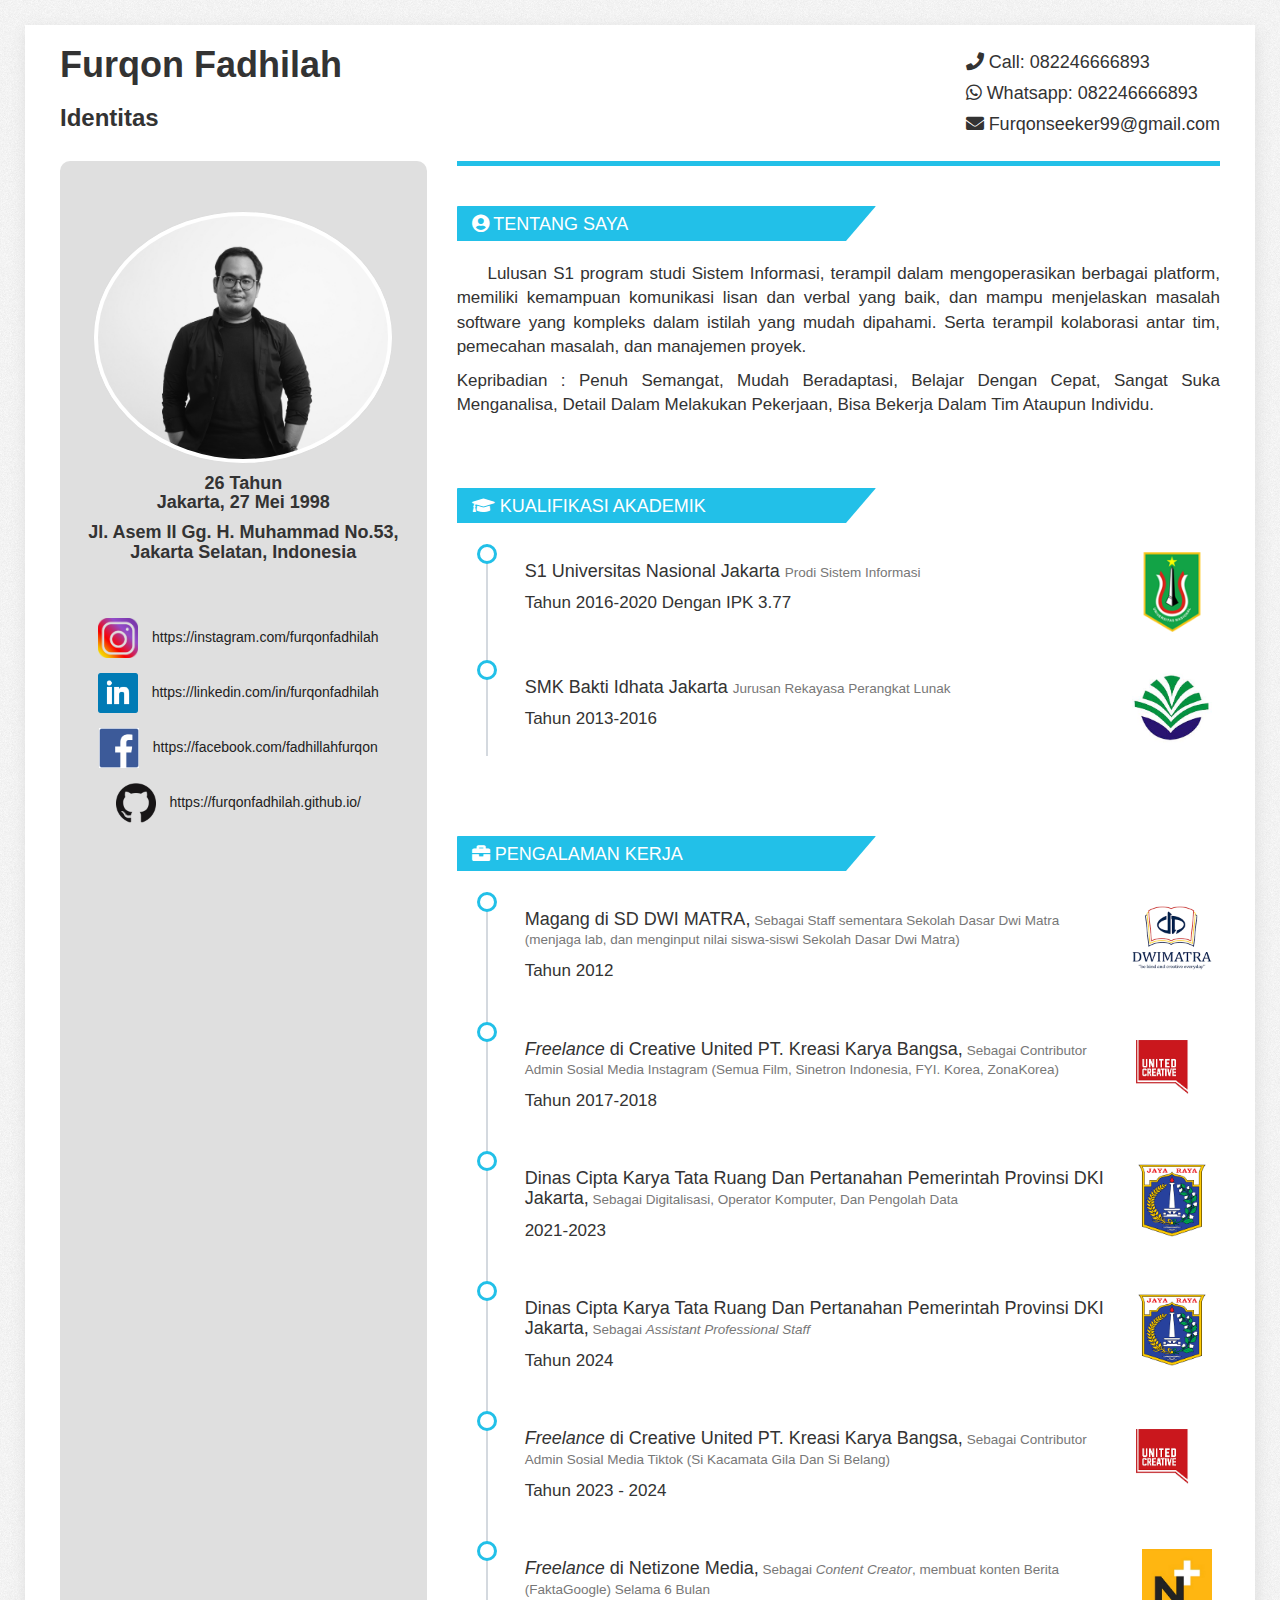
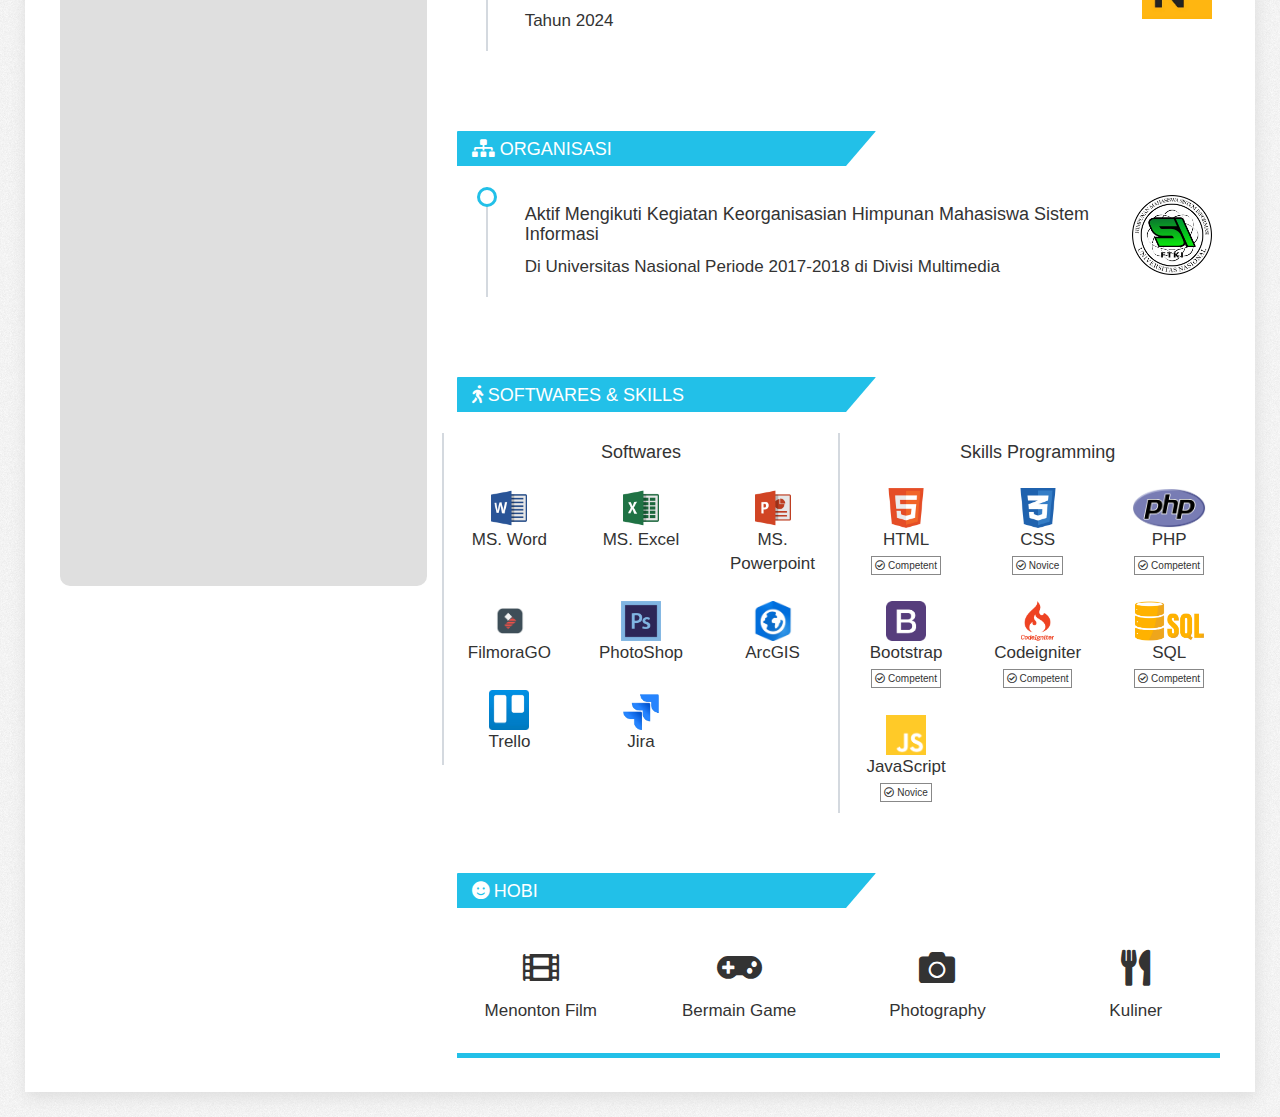
<file: web/resume/index.html>
<!DOCTYPE html>
<html>

<head>
    <meta charset="utf-8" />
    <meta http-equiv="X-UA-Compatible" content="IE=edge">
    <meta name="viewport" content="width=device-width, initial-scale=1">
    <meta name="description" content="Curriculum Vitae">
    <meta name="author" content="Furqon">

    <title>Furqon Fadhilah - Curriculum Vitae</title>

    <!-- Favicon -->
    <link href="img/brewok.png" rel="shortcut icon">
    <!-- Bootstarp CSS -->
    <link href="assets/bootstrap/css/bootstrap.css" rel="stylesheet">
    <!-- Font Awesome -->
    <link rel="stylesheet" href="https://cdnjs.cloudflare.com/ajax/libs/font-awesome/5.10.2/css/all.css">
    <!-- Custom CSS -->
    <link href="assets/css/style.css" rel="stylesheet">
</head>

<body>
    <div class="container-fluid padding-content">
        <div class="col-md-12 bg-color padding-box">
                <div class="box-top">
            <div class="row">
                    <div class="col-lg-6">
                        <h1><strong>Furqon Fadhilah</strong> <br></h1>
                         <h3><strong>Identitas</strong></h3>
                    </div>
                    <div class="col-lg-6">
                        <div class="contact pull-right">
                            <h4><span class="fa fa-phone"></span> Call: 082246666893</h4>
                             <h4><span class="fab fa-whatsapp"></span> Whatsapp: 082246666893</h4>
                            <h4><span class="fa fa-envelope"></span> Furqonseeker99@gmail.com</h4>
                        </div>
                    </div>
                </div>
            </div>
            <div class="row">
                <!-- Left Bar -->
                <div class="col-md-4">
                        <div class="left-bar">                            

                            <!-- Key Expertise -->
                           


                            <!-- Photo -->                            
                            <div class="box text-center">
                                    <img src="img/FADIL.jpg" alt="Profile" class="img-circle img-thumbnail" width="250" style="width:300px;">
                                    <h4>
                                        <strong>
                                        26 Tahun<br>
                                        Jakarta, 27 Mei 1998<br>
                                        </strong>
                                    </h4>
                                    <h4>
                                        <strong>
                                                Jl. Asem II Gg. H. Muhammad No.53, <br>Jakarta Selatan, Indonesia
                                        </strong>
                                    </h4>

                            </div>
                            
                            <!-- Link -->
                            <div class="box text-center">
                            <div class="text-center">
                                <img class="icon float-right" src="img/sosmed/ig.png">
                        	    <a href="http://instagram.com/furqonfadhilah" target="_blank" class="link-sosmed">https://instagram.com/furqonfadhilah</a>
                            </div>

                            <div class="text-center">
                            	<img class="icon float-right" src="img/sosmed/linkedin.png">
                            	<a href="http://linkedin.com/in/furqonfadhilah" target="_blank" class="link-sosmed">https://linkedin.com/in/furqonfadhilah</a>
                            </div>

                            <div class="text-center">
                                <img class="icon float-right" src="img/sosmed/facebook.png">
                                <a href="http://facebook.com/fadhillahfurqon" target="_blank" class="link-sosmed">https://facebook.com/fadhillahfurqon</a>
                            </div>
                             <div class="text-center">
                                    <img class="icon float-right" src="img/sosmed/github.png">
                                    <a href="https://furqonfadhilah.github.io/" target="_blank" class="link-sosmed">  https://furqonfadhilah.github.io/</a>
                              </div>

                        	</div>
                            <!-- End Link -->
                        </div>
                </div>
                <!-- End Left Bar -->

                <!-- Right Bar -->
                <div class="col-md-8">
                        <div class="right-bar">
                            <!-- Profile -->
                            <div class="page-header">
                                <h4 class="title"><i class="fa fa-user-circle"></i> TENTANG SAYA</h4>
                            </div>
                            
                            <p class="text-justify">
                                &nbsp; &nbsp; &nbsp;Lulusan S1 program studi Sistem Informasi, terampil dalam mengoperasikan berbagai platform, memiliki kemampuan komunikasi lisan dan verbal yang baik, 
                                dan mampu menjelaskan masalah software yang kompleks dalam istilah yang mudah dipahami. Serta terampil kolaborasi antar tim, pemecahan masalah, dan manajemen proyek.
                            </p>
                            
                            <p class="text-justify">
                                Kepribadian : Penuh Semangat, Mudah Beradaptasi, Belajar Dengan Cepat, Sangat Suka Menganalisa, Detail Dalam Melakukan Pekerjaan, Bisa Bekerja Dalam Tim Ataupun Individu.
                            </p>
                            <!-- End Profile -->

                            <!-- Pendidikan -->
                            <br>
                            <div class="page-header">
                                <h4 class="title"><i class="fa fa-graduation-cap"></i> KUALIFIKASI AKADEMIK</h4>
                            </div>
                            
                            <ul class="timeline">
                                
                                <li>
                                  <table class="table">
                                   <td width="650px">
                                    <h4>S1 Universitas Nasional Jakarta <small>Prodi Sistem Informasi</small></h4>
                                    <p>Tahun 2016-2020 Dengan IPK 3.77</p>
                                   </td>
                                   <td class="text-center">
                                        <img src="img/keahlian/unas.png" class="img logo-portofolio" width="80">
                                    </td>
                                </table>
                                </li>
                                
                                <li>
                                  <table class="table">
                                   <td width="650px">
                                    <h4>SMK Bakti Idhata Jakarta <small>Jurusan Rekayasa Perangkat Lunak</small></h4>
                                    <p>Tahun 2013-2016</p>
                                      </td>
                                      <td class="text-center">
                                        <img src="img/keahlian/baktiidhata.jpg" class="img logo-portofolio" width="80">
                                    </td>
                                </table>
                                </li>

                                
                                
                            </ul>
                            <!-- End Pendidikan -->

                            <!-- Pengalaman -->
                            <br>
                            <div class="page-header">
                                <h4 class="title"><i class="fas fa-briefcase"></i> PENGALAMAN KERJA </h4>
                            </div>
                            <ul class="timeline">
                                
                                <li>
                                  <table class="table">
                                   <td width="650px">
                                    <h4>Magang di SD DWI MATRA,<small> Sebagai Staff sementara Sekolah Dasar Dwi Matra (menjaga lab, dan menginput nilai siswa-siswi Sekolah Dasar Dwi Matra) </small></h4>
                                    <p> Tahun 2012</p>
                                   </td>
                                    <td class="text-center">
                                        <img src="img/keahlian/dwimatra.png" class="img logo-portofolio" width="80">
                                    </td>
                                </table>
                                </li>
                                
                                <li>
                                  <table class="table">
                                   <td width="650px">
                                    <h4><i>Freelance</i> di Creative United PT. Kreasi Karya Bangsa,<small> Sebagai Contributor Admin Sosial Media Instagram (Semua Film, Sinetron Indonesia, FYI. Korea, ZonaKorea)</small></h4>
                                    <p>Tahun 2017-2018</p>
                                   </td>
                                    <td class="text-center">
                                        <img src="img/keahlian/united.png" class="img logo-portofolio" width="100">
                                    </td>
                                </table>   
                                </li>
                                
                                <li>
                                  <table class="table">
                                   <td width="650px">  
                                    <h4>Dinas Cipta Karya Tata Ruang Dan Pertanahan Pemerintah Provinsi DKI Jakarta,<small> Sebagai Digitalisasi, Operator Komputer, Dan Pengolah Data</small></h4>
                                    <p>2021-2023</p>
                                   </td> 
                                     <td class="text-center">
                                        <img src="img/keahlian/dinas.png" class="img logo-portofolio" width="80">
                                    </td>
                                </table>
                                </li>
                                
                                 <li>
                                  <table class="table">
                                   <td width="650px">  
                                    <h4>Dinas Cipta Karya Tata Ruang Dan Pertanahan Pemerintah Provinsi DKI Jakarta,<small> Sebagai <i>Assistant Professional Staff</i></small></h4>
                                    <p>Tahun 2024</p>
                                   </td> 
                                     <td class="text-center">
                                        <img src="img/keahlian/dinas.png" class="img logo-portofolio" width="80">
                                    </td>
                                </table>
                                </li>

                                   <li>
                                  <table class="table">
                                   <td width="650px">
                                    <h4><i>Freelance</i> di Creative United PT. Kreasi Karya Bangsa,<small> Sebagai Contributor Admin Sosial Media Tiktok (Si Kacamata Gila Dan Si Belang)</small></h4>
                                    <p>Tahun 2023 - 2024</p>
                                   </td>
                                    <td class="text-center">
                                        <img src="img/keahlian/united.png" class="img logo-portofolio" width="100">
                                    </td>
                                </table>   
                                </li>

                                <li>
                                  <table class="table">
                                   <td width="650px">
                                    <h4><i>Freelance</i> di Netizone Media,<small> Sebagai <i>Content Creator</i>, membuat konten Berita (FaktaGoogle) Selama 6 Bulan</small></h4>
                                    <p>Tahun 2024</p>
                                   </td>
                                    <td class="text-center">
                                        <img src="img/keahlian/netizone.png" class="img logo-portofolio" width="70">
                                    </td>
                                </table>   
                                </li>
                                
                            </ul>
                            <!-- End Pengalaman -->
                            
                            <!-- Organisasi -->
                            
                            <br>
                            <div class="page-header">
                                <h4 class="title"><i class="fas fa-sitemap"></i> Organisasi </h4>
                            </div>
                            <ul class="timeline">
                                <li>
                                  <table class="table">
                                   <td width="650px">
                                    <h4>Aktif Mengikuti Kegiatan Keorganisasian Himpunan Mahasiswa Sistem Informasi</h4>
                                    <p>Di Universitas Nasional Periode 2017-2018 di Divisi Multimedia</p>
                                       
                                    </td> 
                                     <td class="text-center">
                                        <img src="img/keahlian/himasi.png" class="img logo-portofolio" width="80">
                                    </td>
                                </table>
                                </li>
                                
                            </ul>
                            
                            
                            <!-- End Organisasi -->

                            <!-- Kahlian -->
                            <br>
                            <div class="page-header">
                                <h4 class="title"><i class="fa fa-walking"></i> Softwares & SKills</h4>
                            </div>
                            <div class="row">
                                <div class="col-md-6 border-left">
                                    <center>
                                        <h4>Softwares</h4>
                                    </center>
                                    <div class="row">
                                    	<div class="col-xs-4 text-center">
                                    		<img src="img/keahlian/word.ico" class="icon">
                                    		<p>MS. Word</p>
                                    	</div>
                                    	<div class="col-xs-4 text-center">
                                    		<img src="img/keahlian/excel.ico" class="icon">
                                    		<p>MS. Excel</p>
                                    	</div>
                                    	<div class="col-xs-4 text-center">
                                    		<img src="img/keahlian/powerpoint.ico" class="icon">
                                    		<p>MS. Powerpoint</p>
                                    	</div>
                                        <div class="col-xs-4 text-center">
                                    		<img src="img/keahlian/mora.png" class="icon">
                                    		<p>FilmoraGO</p>
                                    	</div>
                                    	<div class="col-xs-4 text-center">
                                    		<img src="img/keahlian/photoshop.png" class="icon">
                                    		<p>PhotoShop</p>
                                    	</div>
                                        <div class="col-xs-4 text-center">
                                    		<img src="img/keahlian/arcgis.png" class="icon">
                                    		<p>ArcGIS</p>
                                    	</div>
                                        <div class="col-xs-4 text-center">
                                    		<img src="img/keahlian/trello.png" class="icon">
                                    		<p>Trello</p>
                                    	</div>
                                        <div class="col-xs-4 text-center">
                                    		<img src="img/keahlian/jira1.png" class="icon">
                                    		<p>Jira</p>
                                    	</div>
                            
                                    </div>
                                </div>

                                <div class="col-md-6 border-left">
                                    <center>
                                        <h4>Skills Programming</h4>
                                    </center>
                                    <div class="row">
                                    	<div class="col-xs-4 text-center">
                                    		<img src="img/keahlian/html.png" class="icon">
                                    		<p>HTML <br><span class="level"><i class="far fa-check-circle"></i> Competent</span></p>
                                    	</div>
                                    	<div class="col-xs-4 text-center">
                                    		<img src="img/keahlian/css.png" class="icon">
                                    		<p>CSS <br><span class="level"><i class="far fa-check-circle"></i> Novice</span></p>
                                    	</div>
                                    	<div class="col-xs-4 text-center">
                                    		<img src="img/keahlian/php.png" class="icon">
                                    		<p>PHP <br><span class="level"><i class="far fa-check-circle"></i> Competent</span></p>
                                    	</div>
                                    	<div class="col-xs-4 text-center">
                                    		<img src="img/keahlian/bootstrap.png" class="icon">
                                    		<p>Bootstrap <br><span class="level"><i class="far fa-check-circle"></i> Competent</span></p>
                                    	</div>
                                    	<div class="col-xs-4 text-center">
                                    		<img src="img/keahlian/ci.png" class="icon">
                                    		<p>Codeigniter <br><span class="level"><i class="far fa-check-circle"></i> Competent</span></p>
                                    	</div>
                                    	<div class="col-xs-4 text-center">
                                    		<img src="img/keahlian/sql.png" class="icon">
                                    		<p>SQL <br><span class="level"><i class="far fa-check-circle"></i> Competent</span></p>
                                    	</div>
                                        <div class="col-xs-4 text-center">
                                    		<img src="img/keahlian/javascript.png" class="icon">
                                    		<p>JavaScript <br><span class="level"><i class="far fa-check-circle"></i> Novice</span></p>
                                    	</div>
                                    </div>
                                </div>
                            </div>
                            <!-- End Kemampuan -->

                            <!-- Hobi -->
                            <br>
                            <div class="page-header">
                                <h4 class="title"><i class="fa fa-smile"></i> HOBI</h4>
                            </div>
                        
                            <div class="row">
                                <div class="col-xs-3 text-center">
                                    <h1><i class="fa fa-film"></i></h1>
                                    <p>Menonton Film</p>
                                </div>
                                <div class="col-xs-3 text-center">
                                    <h1><i class="fa fa-gamepad"></i></h1>
                                    <p>Bermain Game</p>
                                </div>
                                <div class="col-xs-3 text-center">
                                    <h1><i class="fas fa-camera"></i></i></h1>
                                    <p>Photography</p>
                                </div>
                                <div class="col-xs-3 text-center">
                                    <h1> <i class="fas fa-utensils"></i></h1>
                                    <p>Kuliner</p>
                                </div>
                            </div><br>
                            <!-- End Hobi -->
                        </div>
                </div>
                <!-- End Right Bar -->
            </div>

            <!-- Footer -->
            <div class="text-center footer">
                
            </div>
            <!-- End Footer -->

        </div>
    </div>

</body>

</html>
</file>
<file: web/resume/assets/css/style.css>
html,
body {
    font-family: 'Merriweather', 'Helvetica Neue', Arial, sans-serif;
    background-image: url('../../img/main.gif');
}

a {
    color: #222;
}

.bg-color {
    background-color: #fff;
    box-shadow: #ddd 1px 5px 15px;
}

.left-bar {
    background-color: #dfdfdf;
    padding: 10px;
    overflow-y: auto;
    border-radius: 10px;
}

.box {
    margin-top: 40px;
}

.right-bar {
    background-color: #fff;
    border-top: 5px solid #22c0e8;
    border-bottom: 5px solid #22c0e8;
}



/* Utility */
.box-top {
    position: relative;
    padding: 0px 0px 20px;
}

.page-header {
    color: #fff;
    border-bottom: none;
    padding-left: 15px;
    padding-bottom: 1px;
    border-right: 30px solid transparent;
    border-top: 35px solid #22c0e8;
    border-radius: 1px;
    height: 0px;
}

.title {
    position: relative;
    width: 250px;
    top: -37px;
    text-transform: uppercase;
}

.caption {
    font-size: 20px;
}

.contact {
    position: relative;
    top:17px;
}

.link-sosmed {
    padding: 10px;
    position: relative;
    top:8px;
}

.icon {
    height: 40px;
    margin-top: 15px;
}

.level {
    font-size: 10px;
    border: 1px solid #888;
    padding: 3px;
}


.footer {
    padding: 17px;
}


/* Timeline */
ul.timeline {
    list-style-type: none;
    position: relative;
}

ul.timeline:before {
    content: ' ';
    background: #d4d9df;
    display: inline-block;
    position: absolute;
    left: 29px;
    width: 2px;
    height: 100%;
    z-index: 400;
}

ul.timeline>li {
    margin: 20px 0;
    padding-left: 20px;
}

ul.timeline>li:before {
    content: ' ';
    background: white;
    display: inline-block;
    position: absolute;
    border-radius: 50%;
    border: 3px solid #22c0e8;
    left: 20px;
    width: 20px;
    height: 20px;
    z-index: 400;
}



/* Desktop Version */
@media (min-width: 992px) {
    .border-left {
        border-left: 2px solid #d4d9df;
    }

    .left-bar {
        height: 2025px;
    }

    .page-header {
        width: 55%;
    }

    .padding-content {
        padding: 25px;
    }

    .padding-box {
        padding-right: 35px;
        padding-left: 35px;
    }

    p {
        font-size: 17px;
    }
}

@media (max-width: 768px) {
    .border-left {
        border-left: none;
        margin-bottom: 20px;
    }

    .padding-content {
        padding: 15px;
    }

    .left-bar {
        margin-bottom: 40px;
    }

    .margin-bottom {
        margin-bottom: 35px;
    }

    .box-top {
        text-align: center;
    }

    .contact {
        float: none !important;
    }
}
</file>
